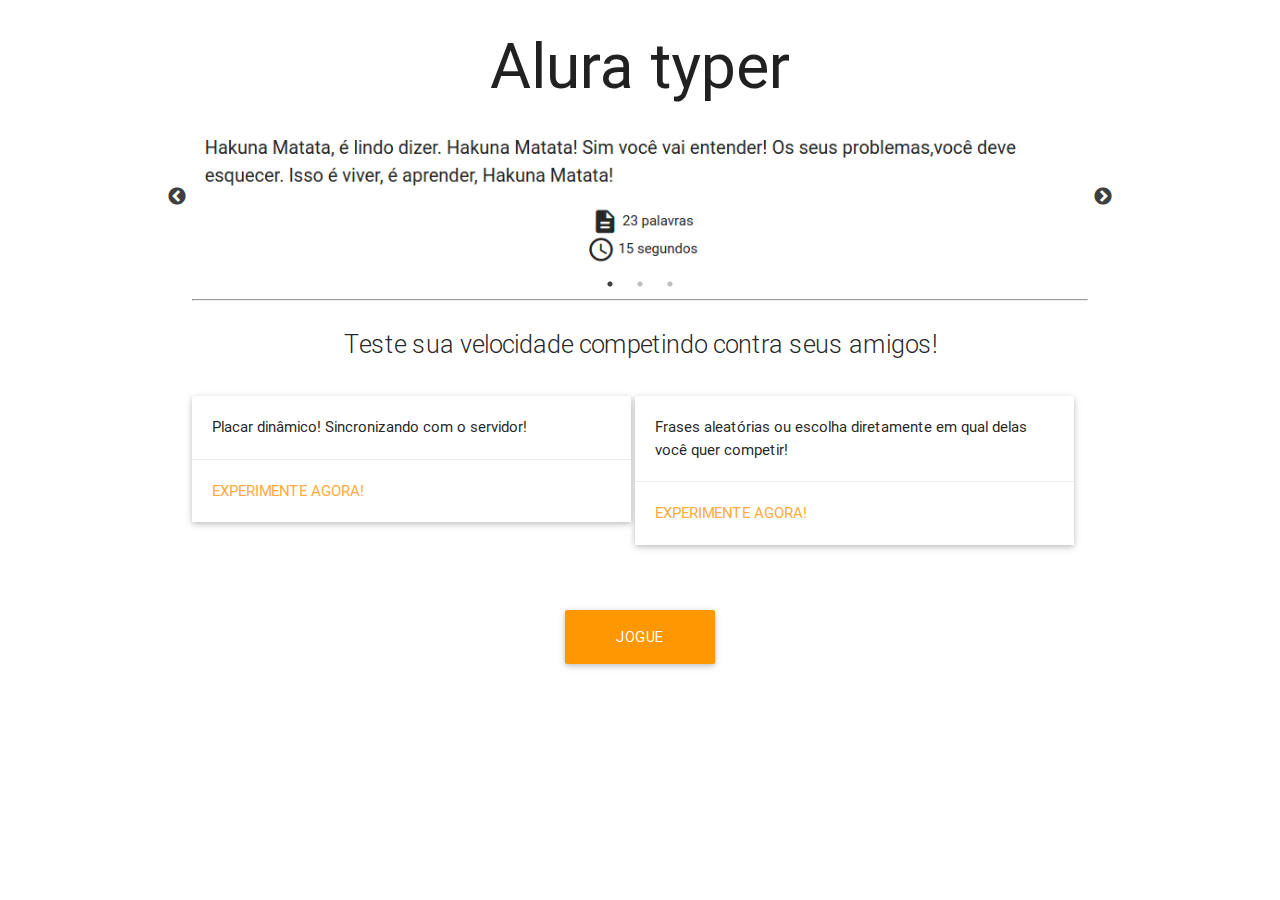
<file: public/index.html>
<!DOCTYPE html>
<html lang="en">
<head>
    <meta charset="UTF-8">
    <title>Alura Typer</title>
    <!--Import materialize.css-->
    <link rel="stylesheet" href="css/libs/materialize.min.css">
    <!-- Import Google Material Icons -->
    <link rel="stylesheet"href="css/libs/google-fonts.css" >

    <link rel="stylesheet" type="text/css" href="slick/slick.css"/>
    <link rel="stylesheet" type="text/css" href="slick/slick-theme.css"/>

    <link href="css/index.css" rel="stylesheet">
</head>
<body>
    <section class="container">
        <h1 class="center titulo header">Alura typer</h1>
        <div class="slider">
            <img src="img/slide1.png" class="imagem-jogo">
            <img src="img/slide2.png" class="imagem-jogo">
            <img src="img/slide3.png" class="imagem-jogo">
        </div>
        <hr>
        <p class="flow-text center">Teste sua velocidade competindo contra seus amigos!</p>
        <div class="card">
           <div class="card-image">
             <!-- <img src="images/sample-1.jpg"> -->
           </div>
           <div class="card-content">
             <p>Placar dinâmico! Sincronizando com o servidor!</p>
           </div>
           <div class="card-action">
             <a href="principal.html">Experimente agora!</a>
           </div>
         </div>
         <div class="card">
           <div class="card-image">
             <!-- <img src="img/sl.jpg"> -->
           </div>
           <div class="card-content">
             <p>Frases aleatórias ou escolha diretamente em qual delas você quer competir!</p>
           </div>
           <div class="card-action">
             <a href="principal.html">Experimente agora!</a>
           </div>
         </div>

         <a class="waves-effect waves-light btn-large orange" id="botao-jogue" href="principal.html">Jogue agora!</a>

    </section>

    <script src="js/jquery.js"></script>
    <script src="slick/slick.min.js"></script>
    <script src="js/slider.js"></script>
    
</body>
</html>
</file>
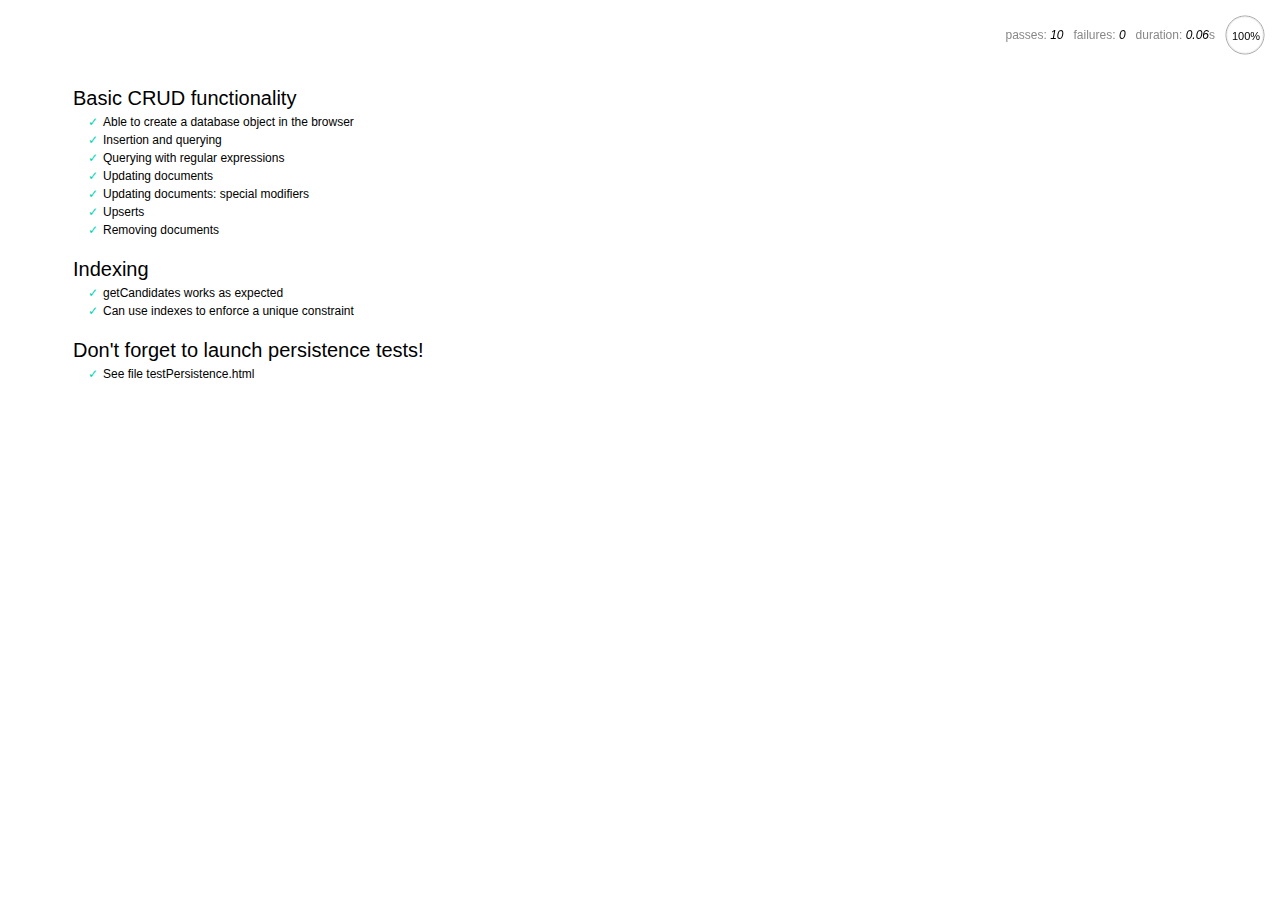
<file: servidor/node_modules/nedb/browser-version/test/index.html>
<!DOCTYPE html>
<html>
<head>
  <meta charset="utf-8">
  <title>Mocha tests for NeDB</title>
  <link rel="stylesheet" href="mocha.css">
</head>
<body>
  <div id="mocha"></div>
  <script src="jquery.min.js"></script>
  <script src="chai.js"></script>
  <script src="underscore.min.js"></script>
  <script src="mocha.js"></script>
  <script>mocha.setup('bdd')</script>
  <script src="../out/nedb.min.js"></script>
  <script src="localforage.js"></script>
  <script src="nedb-browser.js"></script>
  <script>
    mocha.checkLeaks();
    mocha.globals(['jQuery']);
    mocha.run();
  </script>
</body>
</html>
</file>
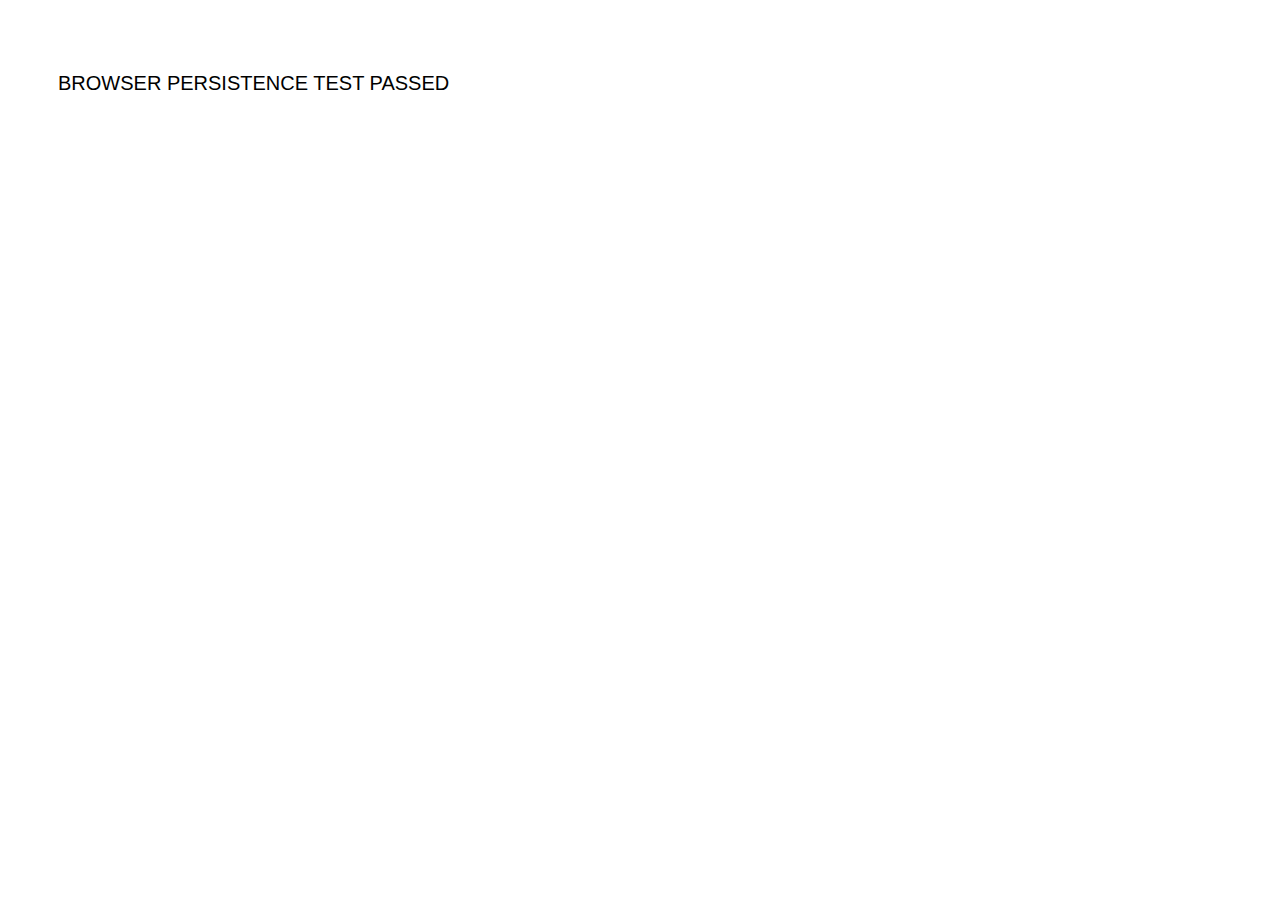
<file: servidor/node_modules/nedb/browser-version/test/testPersistence.html>
<!DOCTYPE html>
<html>
<head>
  <meta charset="utf-8">
  <title>Test NeDB persistence in the browser</title>
  <link rel="stylesheet" href="mocha.css">
</head>
<body>
  <div id="results"></div>
  <script src="../out/nedb.js"></script>
  <script src="./testPersistence.js"></script>
</body>
</html>
</file>
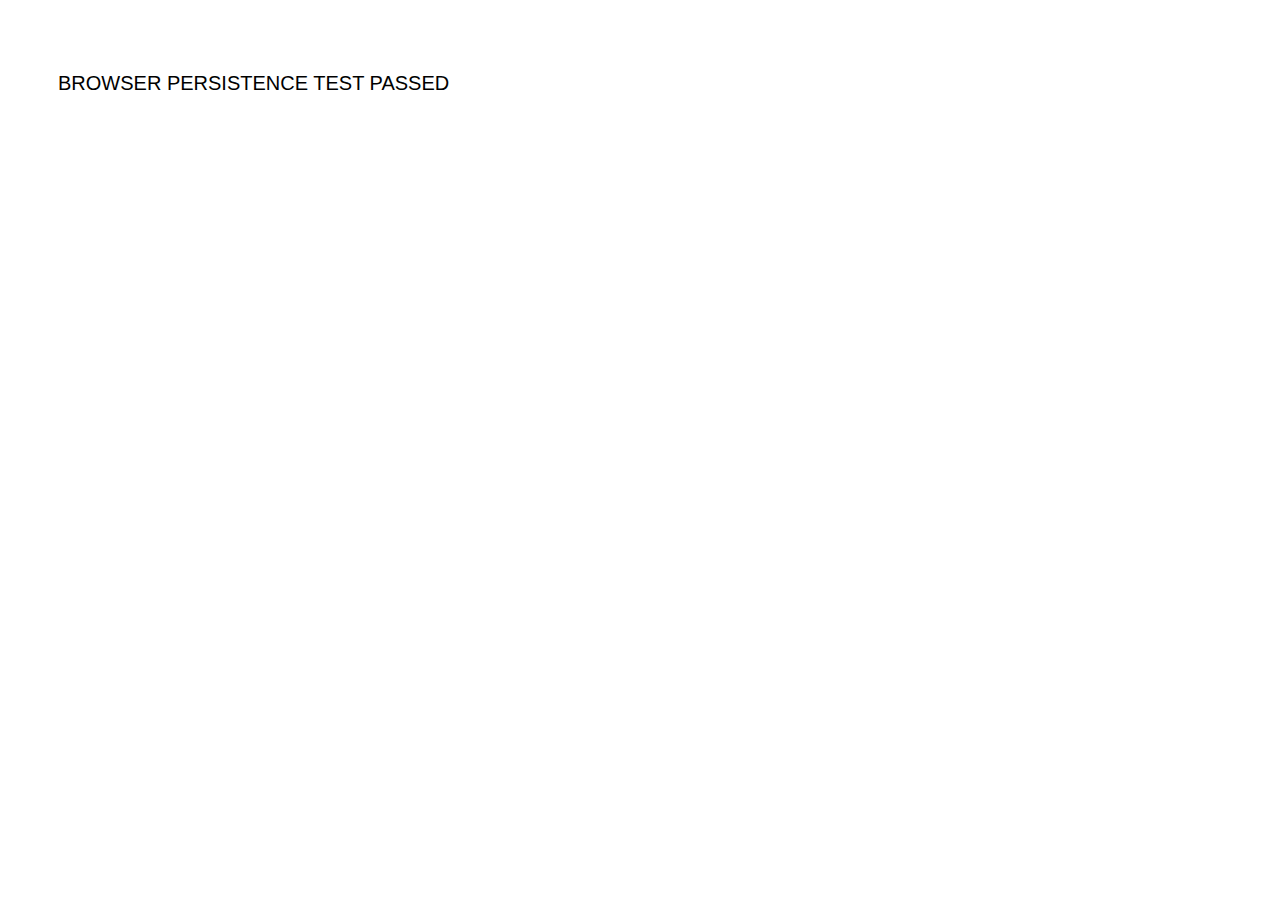
<file: servidor/node_modules/nedb/browser-version/test/testPersistence2.html>
<!DOCTYPE html>
<html>
<head>
  <meta charset="utf-8">
  <title>Test NeDB persistence in the browser - Results</title>
  <link rel="stylesheet" href="mocha.css">
</head>
<body>
  <div id="results"></div>
  <script src="jquery.min.js"></script>
  <script src="../out/nedb.js"></script>
  <script src="./testPersistence2.js"></script>
</body>
</html>
</file>
<file: public/css/libs/google-fonts.css>
/* fallback */
@font-face {
  font-family: 'Material Icons';
  font-style: normal;
  font-weight: 400;
  src: local('../../fonts/Material Icons'), local('../../fonts/MaterialIcons-Regular'), url(https://fonts.gstatic.com/s/materialicons/v17/2fcrYFNaTjcS6g4U3t-Y5ZjZjT5FdEJ140U2DJYC3mY.woff2) format('woff2');
}

.material-icons {
  font-family: 'Material Icons';
  font-weight: normal;
  font-style: normal;
  font-size: 24px;
  line-height: 1;
  letter-spacing: normal;
  text-transform: none;
  display: inline-block;
  white-space: nowrap;
  word-wrap: normal;
  direction: ltr;
  -webkit-font-feature-settings: 'liga';
  -webkit-font-smoothing: antialiased;
}
</file>
<file: servidor/node_modules/nedb/browser-version/test/mocha.css>
@charset "UTF-8";
body {
  font: 20px/1.5 "Helvetica Neue", Helvetica, Arial, sans-serif;
  padding: 60px 50px;
}

#mocha ul, #mocha li {
  margin: 0;
  padding: 0;
}

#mocha ul {
  list-style: none;
}

#mocha h1, #mocha h2 {
  margin: 0;
}

#mocha h1 {
  margin-top: 15px;
  font-size: 1em;
  font-weight: 200;
}

#mocha h1 a {
  text-decoration: none;
  color: inherit;
}

#mocha h1 a:hover {
  text-decoration: underline;
}

#mocha .suite .suite h1 {
  margin-top: 0;
  font-size: .8em;
}

#mocha h2 {
  font-size: 12px;
  font-weight: normal;
  cursor: pointer;
}

#mocha .suite {
  margin-left: 15px;
}

#mocha .test {
  margin-left: 15px;
}

#mocha .test:hover h2::after {
  position: relative;
  top: 0;
  right: -10px;
  content: '(view source)';
  font-size: 12px;
  font-family: arial;
  color: #888;
}

#mocha .test.pending:hover h2::after {
  content: '(pending)';
  font-family: arial;
}

#mocha .test.pass.medium .duration {
  background: #C09853;
}

#mocha .test.pass.slow .duration {
  background: #B94A48;
}

#mocha .test.pass::before {
  content: '✓';
  font-size: 12px;
  display: block;
  float: left;
  margin-right: 5px;
  color: #00d6b2;
}

#mocha .test.pass .duration {
  font-size: 9px;
  margin-left: 5px;
  padding: 2px 5px;
  color: white;
  -webkit-box-shadow: inset 0 1px 1px rgba(0,0,0,.2);
  -moz-box-shadow: inset 0 1px 1px rgba(0,0,0,.2);
  box-shadow: inset 0 1px 1px rgba(0,0,0,.2);
  -webkit-border-radius: 5px;
  -moz-border-radius: 5px;
  -ms-border-radius: 5px;
  -o-border-radius: 5px;
  border-radius: 5px;
}

#mocha .test.pass.fast .duration {
  display: none;
}

#mocha .test.pending {
  color: #0b97c4;
}

#mocha .test.pending::before {
  content: '◦';
  color: #0b97c4;
}

#mocha .test.fail {
  color: #c00;
}

#mocha .test.fail pre {
  color: black;
}

#mocha .test.fail::before {
  content: '✖';
  font-size: 12px;
  display: block;
  float: left;
  margin-right: 5px;
  color: #c00;
}

#mocha .test pre.error {
  color: #c00;
}

#mocha .test pre {
  display: inline-block;
  font: 12px/1.5 monaco, monospace;
  margin: 5px;
  padding: 15px;
  border: 1px solid #eee;
  border-bottom-color: #ddd;
  -webkit-border-radius: 3px;
  -webkit-box-shadow: 0 1px 3px #eee;
}

#report.pass .test.fail {
  display: none;
}

#report.fail .test.pass {
  display: none;
}

#error {
  color: #c00;
  font-size: 1.5  em;
  font-weight: 100;
  letter-spacing: 1px;
}

#stats {
  position: fixed;
  top: 15px;
  right: 10px;
  font-size: 12px;
  margin: 0;
  color: #888;
}

#stats .progress {
  float: right;
  padding-top: 0;
}

#stats em {
  color: black;
}

#stats a {
  text-decoration: none;
  color: inherit;
}

#stats a:hover {
  border-bottom: 1px solid #eee;
}

#stats li {
  display: inline-block;
  margin: 0 5px;
  list-style: none;
  padding-top: 11px;
}

code .comment { color: #ddd }
code .init { color: #2F6FAD }
code .string { color: #5890AD }
code .keyword { color: #8A6343 }
code .number { color: #2F6FAD }
</file>
<file: public/css/index.css>
.card{
	width: 49%;
	display: inline-block;
	vertical-align: top;
}


#botao-jogue{
	width: 150px;
	display: block;
	margin: 50px auto;
}

.slider {
	height: auto;
}

.slick-prev:before, .slick-next:before{
	color: black;
}
</file>
